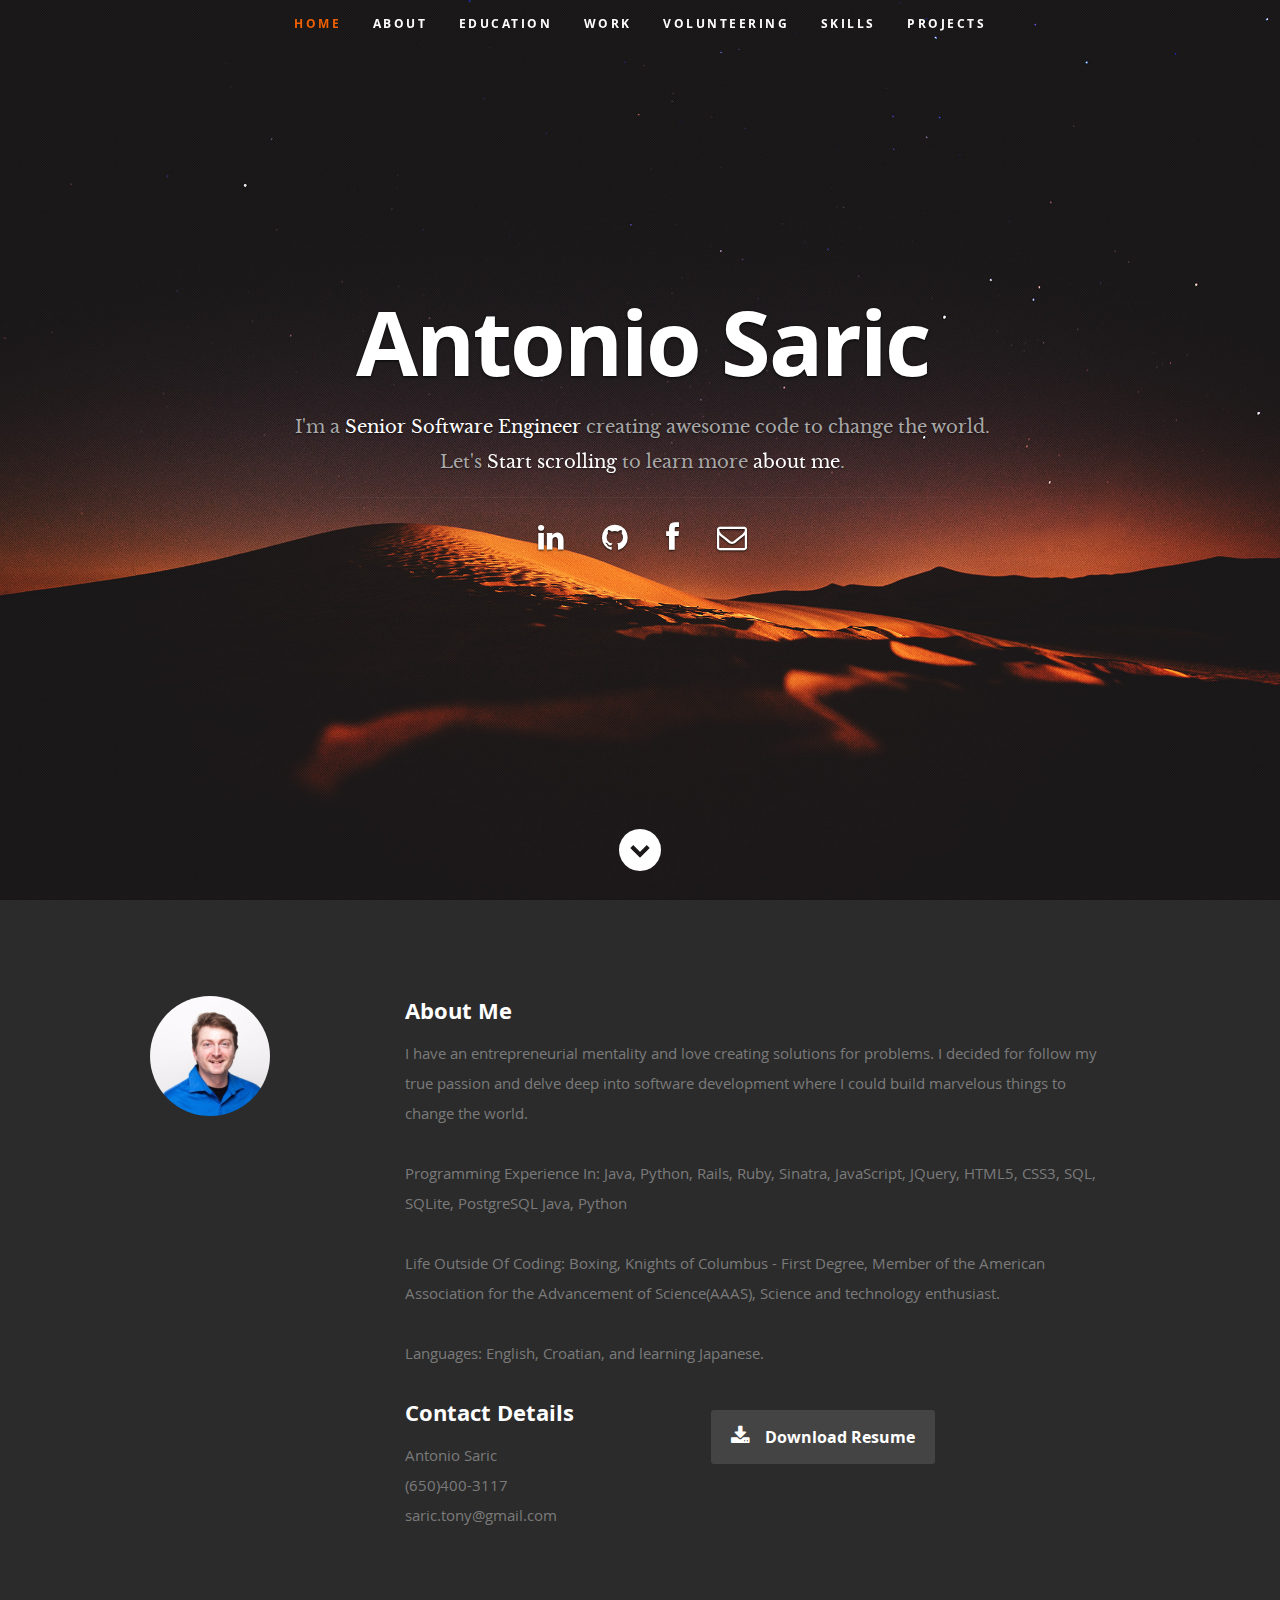
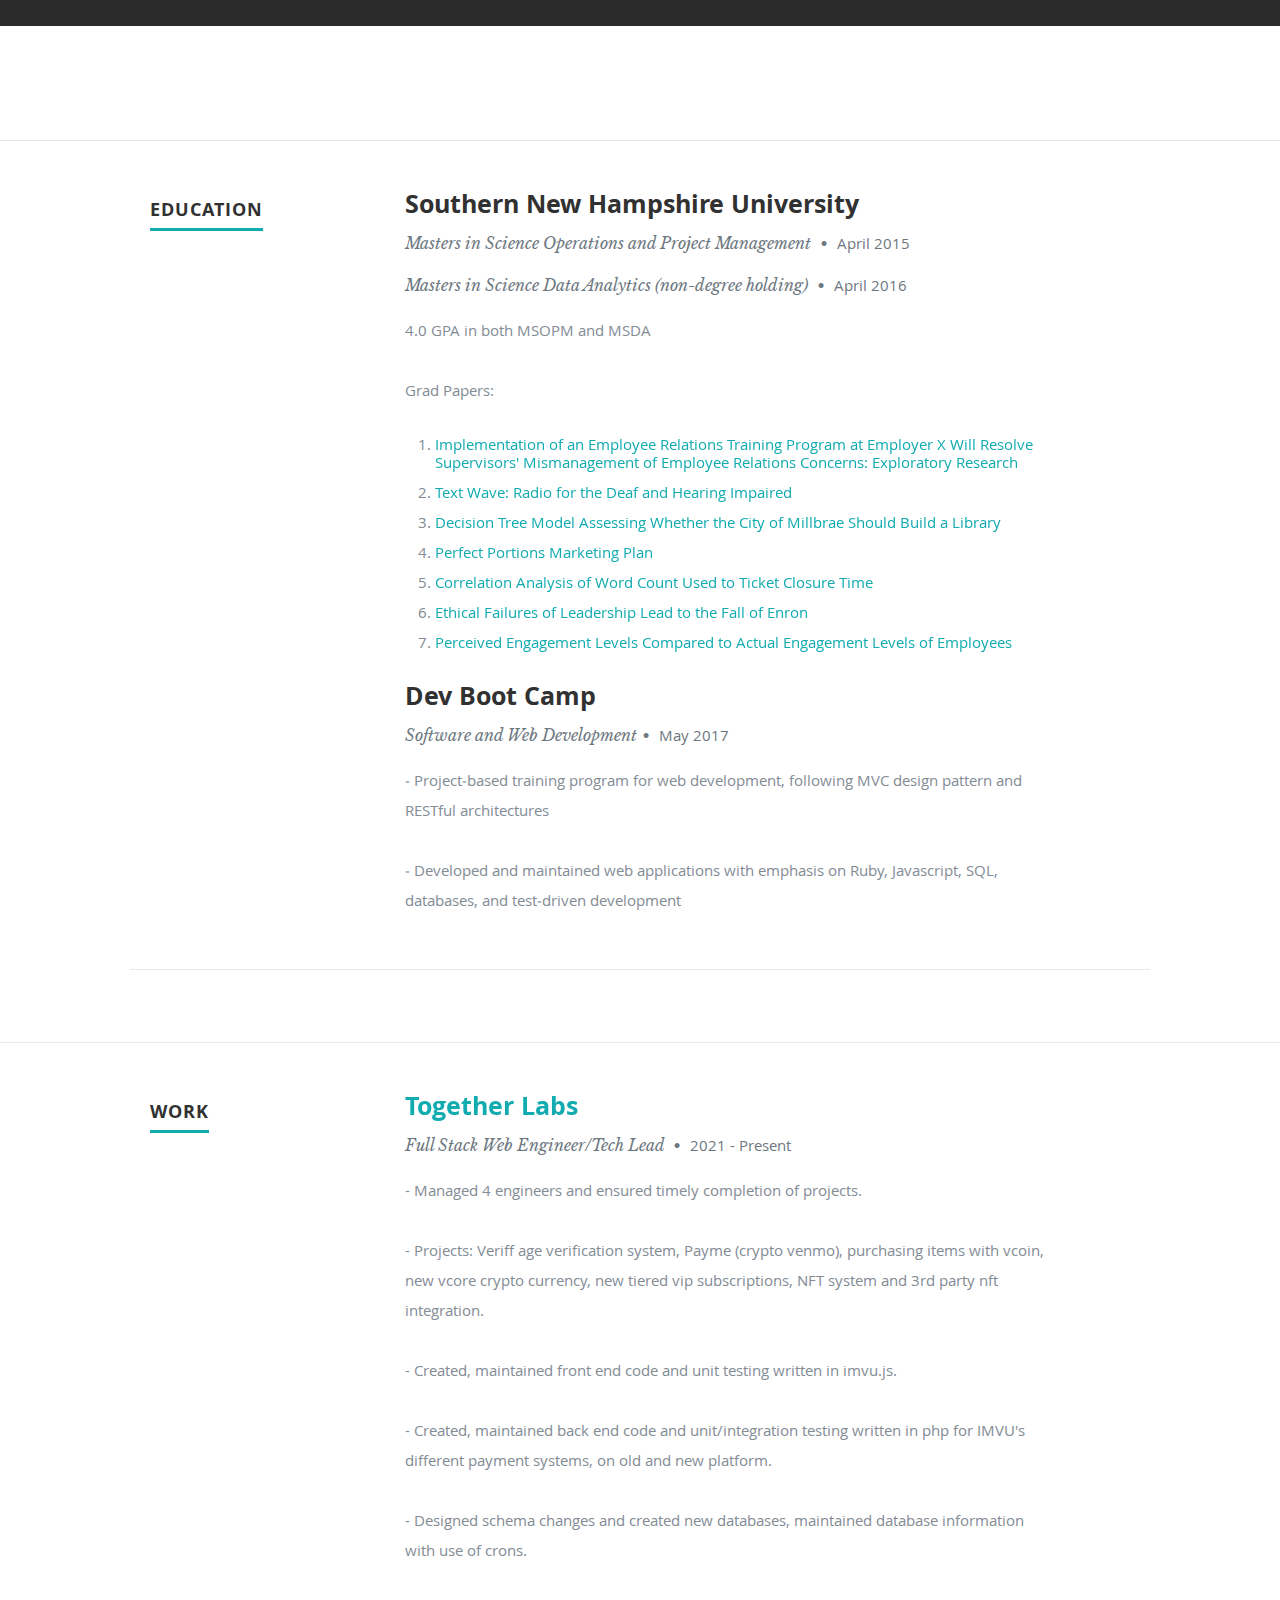
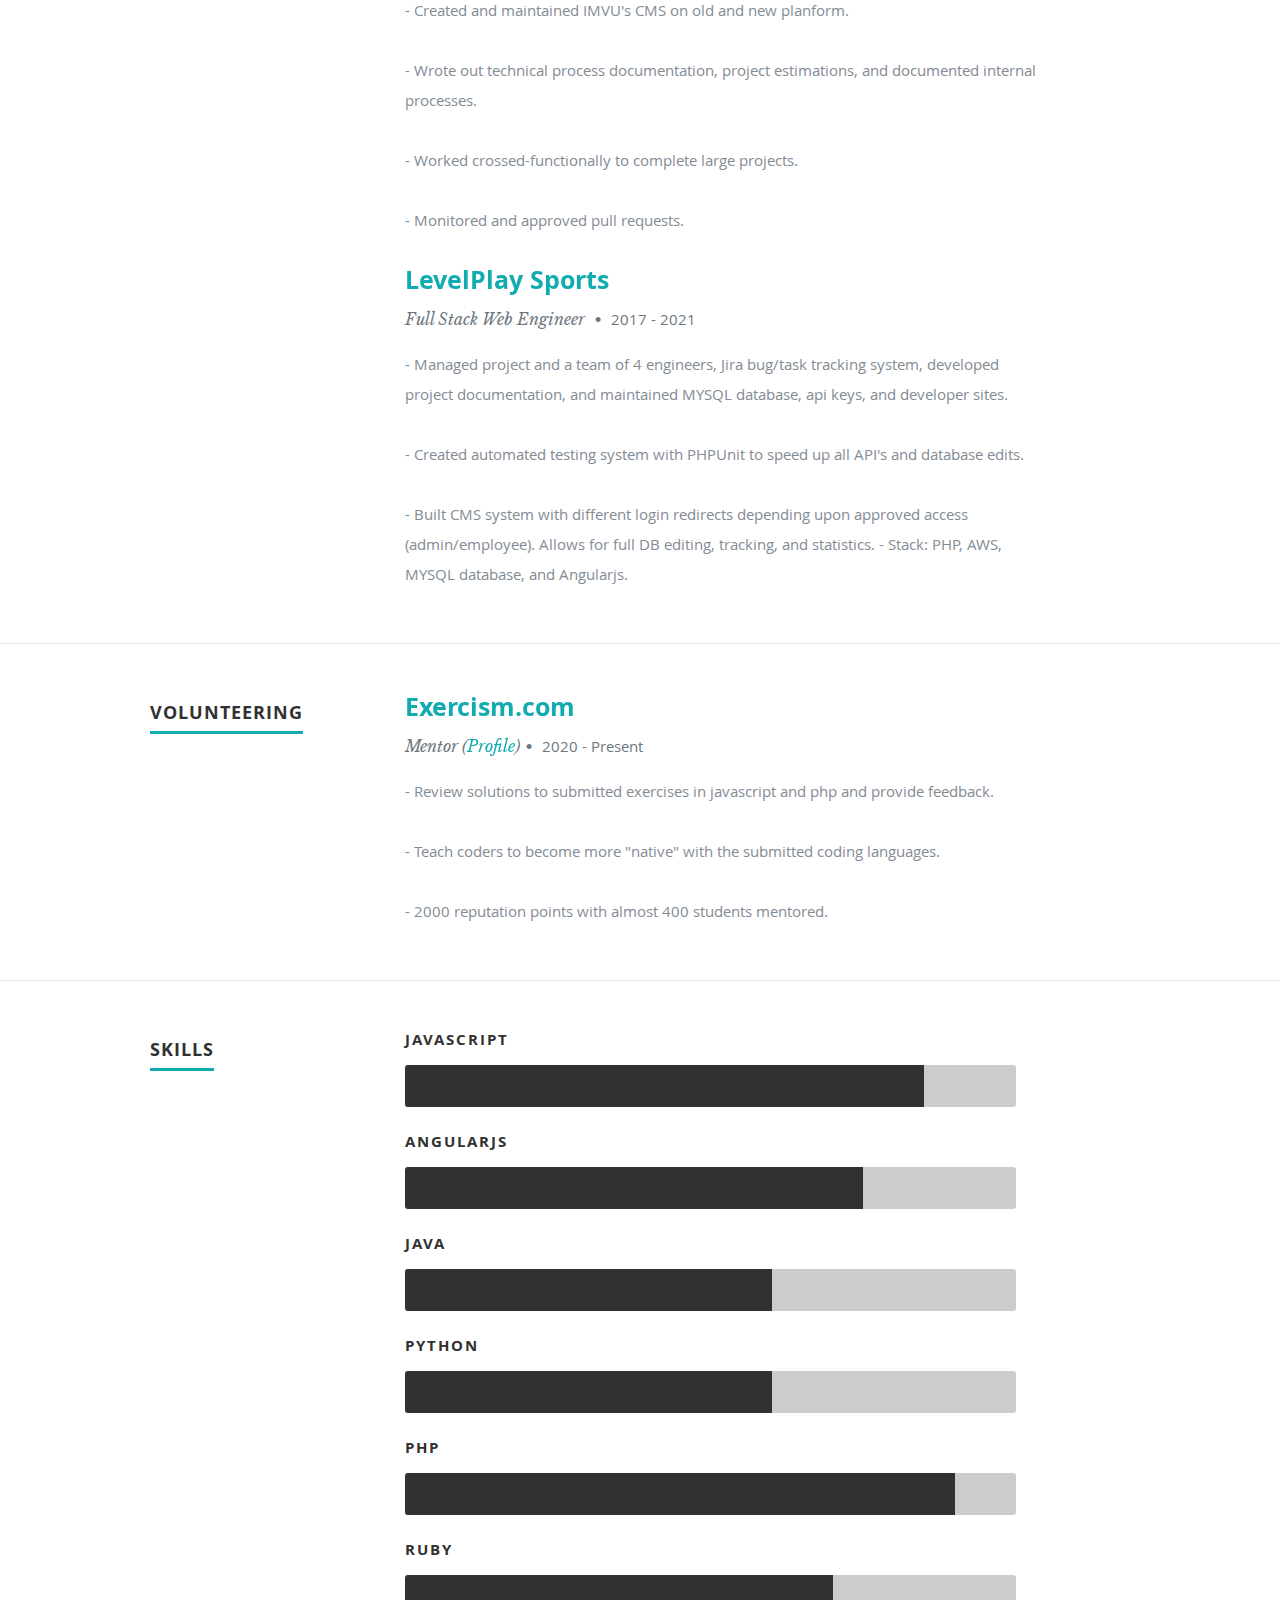
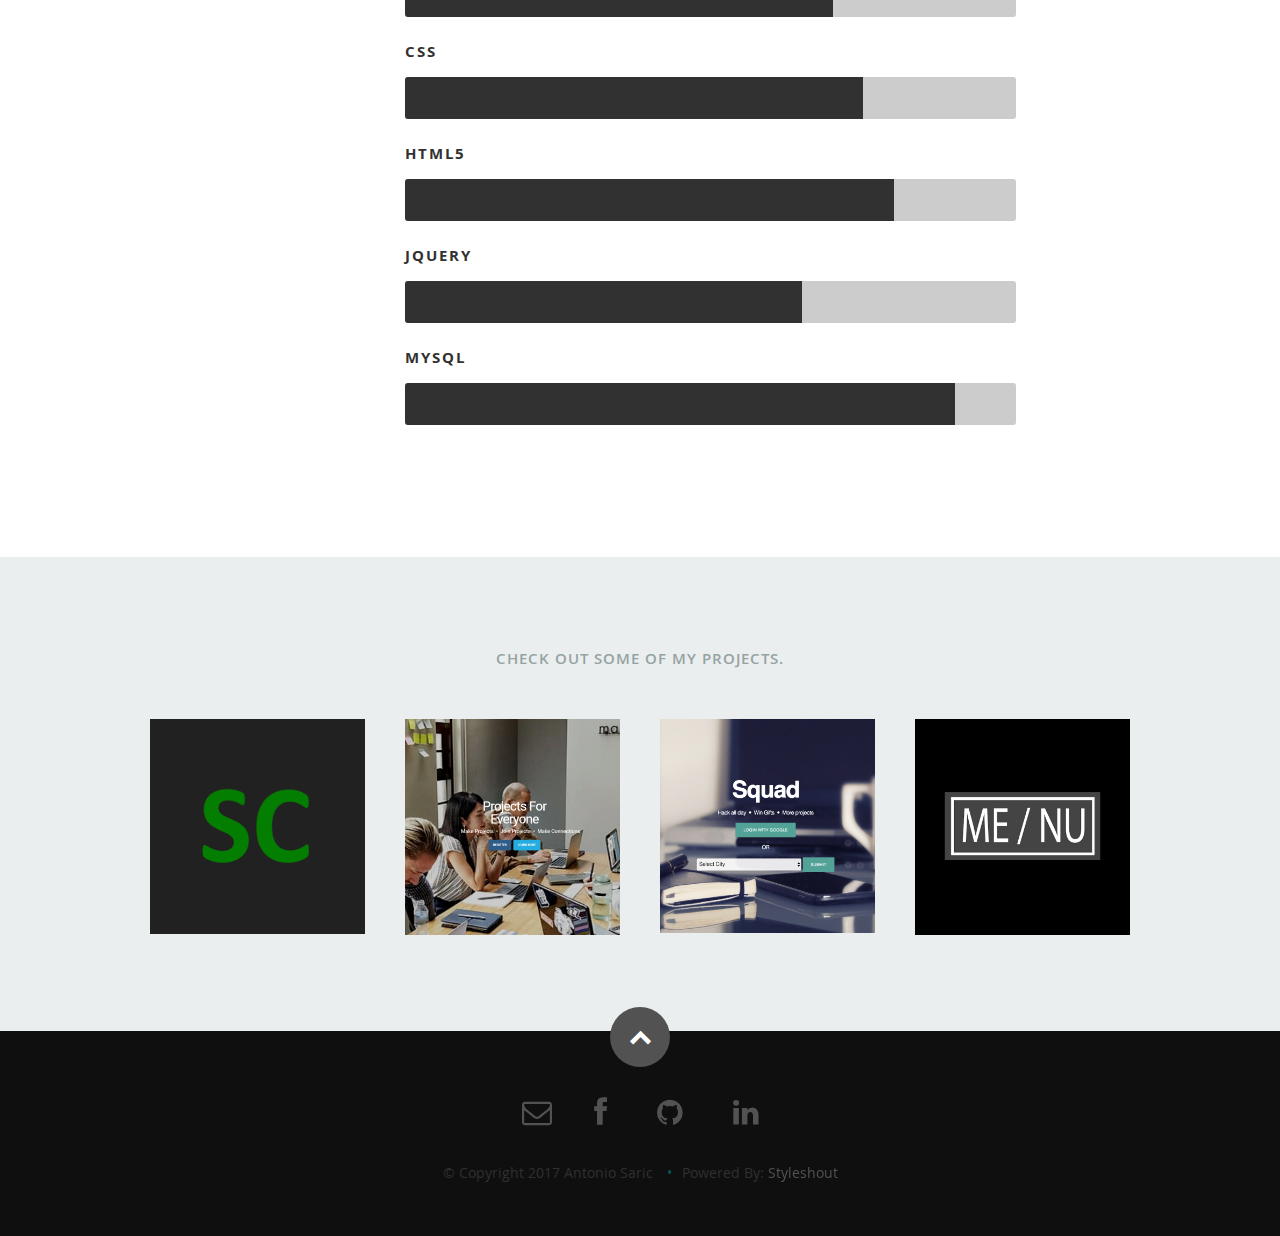
<file: index.html>
<!DOCTYPE html>
<!--[if lt IE 8 ]><html class="no-js ie ie7" lang="en"> <![endif]-->
<!--[if IE 8 ]><html class="no-js ie ie8" lang="en"> <![endif]-->
<!--[if (gte IE 8)|!(IE)]><!--><html class="no-js" lang="en"> <!--<![endif]-->
<head>

   <!--- Basic Page Needs
   ================================================== -->
   <meta charset="utf-8">
	<title>Antonio Saric</title>
	<meta name="description" content="">
	<meta name="author" content="">

   <!-- Mobile Specific Metas
   ================================================== -->
	<meta name="viewport" content="width=device-width, initial-scale=1, maximum-scale=1">

	<!-- CSS
    ================================================== -->
   <link rel="stylesheet" href="css/default.css">
	<link rel="stylesheet" href="css/layout.css">
   <link rel="stylesheet" href="css/media-queries.css">
   <link rel="stylesheet" href="css/magnific-popup.css">

   <!-- Script
   ================================================== -->
	<script src="js/modernizr.js"></script>

   <!-- Favicons
	================================================== -->
	<link rel="shortcut icon" href="favicon.png" >

</head>

<body>

   <!-- Header
   ================================================== -->
   <header id="home">

      <nav id="nav-wrap">

         <a class="mobile-btn" href="#nav-wrap" title="Show navigation">Show navigation</a>
	      <a class="mobile-btn" href="#" title="Hide navigation">Hide navigation</a>

         <ul id="nav" class="nav">
            <li class="current"><a class="smoothscroll" href="#home">Home</a></li>
            <li><a class="smoothscroll" href="#about">About</a></li>
	         <li><a class="smoothscroll" href="#education">Education</a></li>
	         <li><a class="smoothscroll" href="#work">Work</a></li>
	         <li><a class="smoothscroll" href="#volunteering">Volunteering</a></li>
	         <li><a class="smoothscroll" href="#skills">Skills</a></li>
            <li><a class="smoothscroll" href="#portfolio">Projects</a></li>
         </ul> <!-- end #nav -->

      </nav> <!-- end #nav-wrap -->

      <div class="row banner">
         <div class="banner-text">
            <h1 class="responsive-headline">Antonio Saric</h1>
            <h3>I'm a <span>Senior Software Engineer</span> creating awesome code to change the world. Let's <a class="smoothscroll" href="#about">Start scrolling</a> 
            to learn more <a class="smoothscroll" href="#about">about me</a>.</h3>
            <hr />
            <ul class="social">
               <li><a href="https://www.linkedin.com/in/tony‐saric"><i class="fa fa-linkedin"></i></a></li>
               <li><a href="https://github.com/antoniosaric"><i class="fa fa-github"></i></a></li>
               <li><a href="https://www.facebook.com/tony.saric.94"><i class="fa fa-facebook"></i></a></li>
               <li><a class="fa fa-envelope-o" aria-hidden="true" href="mailto:saric.tony@gmail.com"></a>
            </ul>
         </div>
      </div>

      <p class="scrolldown">
         <a class="smoothscroll" href="#about"><i class="icon-down-circle"></i></a>
      </p>

   </header> <!-- Header End -->


   <!-- About Section
   ================================================== -->
   <section id="about">

      <div class="row">

         <div class="three columns">

            <img class="profile-pic"  src="images/profilepic.jpg" alt="" />

         </div>

         <div class="nine columns main-col">

            <h2>About Me</h2>

            <p>
               I have an entrepreneurial mentality and love creating solutions for problems. I decided for follow my true passion and delve deep into software development where I could build marvelous things to change the world.    
            </p>
            <p>
               Programming Experience In: Java, Python, Rails, Ruby, Sinatra, JavaScript, JQuery, HTML5, CSS3, SQL, SQLite, PostgreSQL Java, Python
            </p>
            <p>
               Life Outside Of Coding: Boxing, Knights of Columbus - First Degree, Member of the American Association for the Advancement of Science(AAAS), Science and technology enthusiast. 
            </p>
            <p>
               Languages: English, Croatian, and learning Japanese.
            </p>

            <div class="row">

               <div class="columns contact-details">

                  <h2>Contact Details</h2>
                  <p class="address">
						   <span>Antonio Saric</span><br>
						   <span>(650)400-3117</span><br>
                     <span>saric.tony@gmail.com</span>
					   </p>

               </div>

               <div class="columns download">
                  <p>
                     <a href="antonio_saric_resume.pdf" class="button"><i class="fa fa-download"></i>Download Resume</a>
                  </p>
               </div>

            </div> <!-- end row -->

         </div> <!-- end .main-col -->

      </div>

   </section> <!-- About Section End-->

   <section id="resume">
      
      <!-- Education ------------------------------------------------->
      
      <section id="education"></section> <!-- Education Section Start: this is here for the navigation to go to section correctly --> 
      <div class="row education">

         <div class="three columns header-col">
            <h1><span>Education</span></h1>
         </div>

         <div class="nine columns main-col">

            <div class="row item">

               <div class="twelve columns">

                  <h3>Southern New Hampshire University</h3>
                  <p class="info">Masters in Science Operations and Project Management <span>&bull;</span> <em class="date">April 2015</em></p>
                  <p class="info">Masters in Science Data Analytics (non-degree holding) <span>&bull;</span> <em class="date">April 2016</em></p>
                  <span>4.0 GPA in both MSOPM and MSDA<span>
                  <p>
                  <p>Grad Papers:</p>
                  <div class="wrapper">
                     <ol>
                        <li><a class="fourth before after" href="https://drive.google.com/file/d/0BxxoAcQK8wFwbVNjVG9YQWtXdUU/view?usp=sharing">
                        Implementation of an Employee Relations Training Program at Employer X Will Resolve Supervisors' Mismanagement of Employee Relations Concerns: Exploratory Research
                        </a></li>   

                        <li><a class="fourth before after" href="https://drive.google.com/file/d/0BxxoAcQK8wFwaHVrSHpMc3ZGa2c/view?usp=sharing">
                        Text Wave: Radio for the Deaf and Hearing Impaired
                        </a></li>

                        <li><a class="fourth before after" href="https://drive.google.com/file/d/0BxxoAcQK8wFwRkhzUjYwWGNGTVk/view?usp=sharing">
                        Decision Tree Model Assessing Whether the City of Millbrae Should Build a Library   
                        </a></li>

                        <li><a class="fourth before after" href="https://drive.google.com/file/d/0BxxoAcQK8wFweXQzaUw1Uks0ems/view?usp=sharing">
                        Perfect Portions Marketing Plan   
                        </a></li>

                        <li><a class="fourth before after" href="https://drive.google.com/file/d/0BxxoAcQK8wFwSGdSNnlpQkVXaG8/view?usp=sharing">
                        Correlation Analysis of Word Count Used to Ticket Closure Time   
                        </a></li>

                        <li><a class="fourth before after" href="https://drive.google.com/file/d/0BxxoAcQK8wFwQzRJX2Q2R0NKRW8/view?usp=sharing">Ethical Failures of Leadership Lead to the Fall of Enron
                        </a></li>

                        <li><a class="fourth before after" href="https://drive.google.com/file/d/0BxxoAcQK8wFwRGNIQ1JQUmEtOFk/view?usp=sharing">Perceived Engagement Levels Compared to Actual Engagement Levels of Employees
                        </a></li>
                     </ol>
                  </p> 
                  </div>
               </div>

            </div> <!-- item end -->

            <div class="row item">

               <div class="twelve columns">

                  <h3>Dev Boot Camp</h3>
                  <p class="info">Software and Web Development<span>&bull;</span> <em class="date">May 2017</em></p>

                  <p>
                  ‐ Project‐based training program for web development, following MVC design pattern and RESTful architectures
                  </p>
                  <p>
                  ‐ Developed and maintained web applications with emphasis on Ruby, Javascript, SQL, databases, and test‐driven development
                  </p>

               </div>

            </div> <!-- item end -->

         </div> <!-- main-col end -->

      </div> <!-- End Education -->

      <!-- Work ----------------------------------------------- -->
      <section id="work"></section>

      <div class="row work">

         <div class="three columns header-col">
            <h1><span>Work</span></h1>
         </div>

         <div class="nine columns main-col">

            <div class="row item">

               <div class="twelve columns">

                  <h3><a href="https://togetherlabs.com/">Together Labs</a></h3>
                  <p class="info">Full Stack Web Engineer/Tech Lead <span>&bull;</span> <em class="date">2021 - Present</em></p>

                  <p>
                     - Managed 4 engineers and ensured timely completion of projects.
                  </p>
                  <p>
                     - Projects: Veriff age verification system, Payme (crypto venmo), purchasing items with vcoin, new vcore crypto currency, new tiered vip subscriptions, NFT system and 3rd party nft integration.
                  </p>
                  <p>
                     - Created, maintained front end code and unit testing written in imvu.js.
                  </p>
                  <p>
                     - Created, maintained back end code and unit/integration testing written in php for IMVU's different payment systems, on old and new platform.
                  </p>
                  <p>
                     - Designed schema changes and created new databases, maintained database information with use of crons.
                  </p>
                  <p>
                     - Created and maintained IMVU's CMS on old and new planform.
                  </p>
                  <p>
                     - Wrote out technical process documentation, project estimations, and documented internal processes.
                  </p>
                  <p>
                     - Worked crossed-functionally to complete large projects.
                  </p>
                  <p>
                     - Monitored and approved pull requests.
                  </p>
               </div>

            </div> <!-- item end -->

            <div class="row item">

               <div class="twelve columns">

                  <h3><a href="https://www.levelplaysports.com/">LevelPlay Sports</a></h3>

                  <p class="info">Full Stack Web Engineer <span>&bull;</span> <em class="date">2017 - 2021</em></p>

                  <p>
                     - Managed project and a team of 4 engineers, Jira bug/task tracking system, developed project documentation, and maintained MYSQL database, api keys, and developer sites.
                  </p>
                  <p>
                     - Created automated testing system with PHPUnit to speed up all API's and database edits.
                  </p>
                  <p>
                     - Built CMS system with different login redirects depending upon approved access (admin/employee). Allows for full DB editing, tracking, and statistics. - Stack: PHP, AWS, MYSQL database, and Angularjs.
                  </p>
               </div>

            </div> <!-- item end -->

         </div> <!-- main-col end -->

      </div> <!-- End Work -->
         
      <!-- Volunteering
      ----------------------------------------------- -->
      <section id="volunteering"></section> <!-- Volunteering Section End-->
      <div class="row work">

         <div class="three columns header-col">
            <h1><span>Volunteering</span></h1>
         </div>

         <div class="nine columns main-col">

            <div class="row item">

               <div class="twelve columns">

                  <h3><a href="https://exercism.com">Exercism.com</a></h3>
                  <p class="info">Mentor (<a href="http://tinyurl.com/uaj7jvnd">Profile</a>)<span>&bull;</span> <em class="date">2020 - Present</em> 
                  </p>

                  <p>
                     - Review solutions to submitted exercises in javascript and php and provide feedback.
                  </p>

                  <p>
                     - Teach coders to become more "native" with the submitted coding languages.
                  </p>
                  <p>
                     - 2000 reputation points with almost 400 students mentored.
                  </p>

               </div>

            </div> <!-- item end -->

         </div> <!-- main-col end -->

      </div> <!-- End Work -->

      <!-- Skills
      ----------------------------------------------- -->
      <section id="skills"></section> <!-- Skills Section End-->

         <div class="row skill">

            <div class="three columns header-col">
               <h1><span>Skills</span></h1>
            </div>

            <div class="nine columns main-col">

               <div class="bars">

                  <ul class="skills">
                     <li><span class="bar-expand javascript"></span><em>Javascript</em></li>
                     <li><span class="bar-expand angularjs"></span><em>AngularJs</em></li>
                     <li><span class="bar-expand java"></span><em>Java</em></li>
                     <li><span class="bar-expand python"></span><em>Python</em></li>
                     <li><span class="bar-expand php"></span><em>PHP</em></li>
                     <li><span class="bar-expand ruby"></span><em>Ruby</em></li>
                     <li><span class="bar-expand css"></span><em>CSS</em></li>
                     <li><span class="bar-expand html5"></span><em>HTML5</em></li>
                     <li><span class="bar-expand jquery"></span><em>jQuery</em></li>
                     <li><span class="bar-expand mysql"></span><em>MySql</em></li>
                  </ul>

               </div><!-- end skill-bars -->

            </div> <!-- main-col end -->

         </div> <!-- End skills -->

      
      
   </section> <!-- Resume Section End-->

   <!-- Portfolio Section
   ================================================== -->
   <section id="portfolio">

      <div class="row">

         <div class="twelve columns collapsed">

            <h1>Check Out Some of My Projects.</h1>

            <!-- portfolio-wrapper -->
            <div id="portfolio-wrapper" class="bgrid-quarters s-bgrid-thirds cf">
               <div class="columns portfolio-item">
                  <div class="item-wrap">
                     <a href="#modal-01" title="">
                        <img alt="" src="images/portfolio/minisalary.jpg">
                        <div class="overlay">
                           <div class="portfolio-item-meta">
          					      <h5>Salary Counter</h5>
                              <p>
                                 <ul>
                                    <li>Java</li>
                                    <li>ChatGpt</li>
                                    <li>Live</li>
                                 </ul>
                              </p>
          					   </div>
                        </div>
                        <div class="link-icon"><i class="icon-plus"></i></div>
                     </a>
                  </div>
          		</div> <!-- item end -->

                <div class="columns portfolio-item">
                  <div class="item-wrap">
                     <a href="#modal-02" title="">
                        <img alt="" src="images/portfolio/miniideify.jpg">
                        <div class="overlay">
                           <div class="portfolio-item-meta">
                              <h5>IdeifyHub</h5>
                              <p>
                                 <ul>
                                    <li>Angular 8</li>
                                    <li>PHP</li>
                                    <li>Cloudinary</li>
                                    <li>In Development</li>
                                 </ul>                                 
                              </p>
                           </div>
                        </div>
                        <div class="link-icon"><i class="icon-plus"></i></div>
                     </a>

                  </div>
               </div> <!-- item end -->

               <div class="columns portfolio-item">
                  <div class="item-wrap">
                     <a href="#modal-03" title="">
                        <img alt="" src="images/portfolio/minisquad.jpg">
                        <div class="overlay">
                           <div class="portfolio-item-meta">
                              <h5>Squad</h5>
                              <p>
                                 <ul>
                                    <li>In Development</li>
                                    <li>Ruby on Rails</li>
                                    <li>React/Javascript</li>
                                    <li>Oauth2 api</li>
                                    <li>EventBrite api</li>
                                 </ul>
                              </p>
                           </div>
                        </div>
                        <div class="link-icon"><i class="icon-plus"></i></div>
                     </a>
                  </div>
               </div> <!-- item end -->


               <div class="columns portfolio-item">
                  <div class="item-wrap">
                     <a href="#modal-04" title="">
                        <img alt="" src="images/portfolio/minime.jpg">
                        <div class="overlay">
                           <div class="portfolio-item-meta">
                              <h5>ME/NU</h5>
                              <p>
                                 <ul>
                                    <li>In Development</li>
                                    <li>Ruby on Rails</li>
                                    <li>Javascript</li>
                                 </ul>                                 
                              </p>
                           </div>
                        </div>
                        <div class="link-icon"><i class="icon-plus"></i></div>
                     </a>
                  </div>
               </div> <!-- item end -->
            </div> <!-- portfolio-wrapper end -->
         </div> <!-- twelve columns end -->

         <!-- Modal Popup
	      --------------------------------------------------------------- -->

         <div id="modal-01" class="popup-modal mfp-hide">

            <img class="scale-with-grid" src="images/portfolio/modals/salary.jpg" alt="" />

            <div class="description-box">
               <h4>Salary Counter</h4>
               <p>Income tracker. Salary counter was build exclusively with ChatGpt. All debugging questions went through the AI.</p>
            </div>

            <div class="link-box">
               <a href="http://tinyurl.com/bd6ymcx">Website</a> /
               <a href="https://tinyurl.com/mvsbddc4">Medium.com Article</a>
               <a class="popup-modal-dismiss">Close</a>
            </div>

         </div><!-- modal-01 End -->

         <div id="modal-02" class="popup-modal mfp-hide">

		      <img class="scale-with-grid" src="images/portfolio/modals/ideify.jpg" alt="" />

		      <div class="description-box">
			      <h4>IdeifyHub</h4>
			      <p>IdeifyHub is a platform to connect ideas and skills to spark innovation and change the world. It is built on a PHP backend, MySql database, Angular 8, Cloudinary for image storage, and hosted on Bluehost.</p>
		      </div>

            <div class="link-box">
               <a href="http://ideifyhub.com/">Website</a> /
               <a href="http://tinyurl.com/5b47v67b">Images</a>
               <a class="popup-modal-dismiss">Close</a>
            </div>

         </div><!-- modal-02 End -->

         <div id="modal-03" class="popup-modal mfp-hide">

		      <img class="scale-with-grid" src="images/portfolio/modals/squad.jpg" alt="" />

		      <div class="description-box">
			      <h4>Squad</h4>
			      <p>Squad was developed during the Dev Boot Camp hackathon and was intended to help organize and increase student hackathon participation. The web app utilizes the EventBrite api to locate hackathons near each Dev Boot Camp location. A registered user can click on a hackathon and start a "team", where other users can join. This project is still in development. Role: Full Stack Developer.</p>
		      </div>

            <div class="link-box">
               <a href="https://dbcsquadapp.herokuapp.com/">Website</a> /
               <a href="https://github.com/iand11/squad">GitHub</a>
               <a class="popup-modal-dismiss">Close</a>
            </div>

         </div><!-- modal-03 End -->

         <div id="modal-04" class="popup-modal mfp-hide">

		      <img class="scale-with-grid" src="images/portfolio/modals/me.jpg" alt="" />

		      <div class="description-box">
			      <h4>ME/NU</h4>
			      <p>ME/NU is a web app for a restaurant, which crowd sources recipes and populates a new menu weekly based on highest user upvotes. This project is still in Development. Role: Full Stack Developer.</p>
		      </div>

            <div class="link-box">
               <a href="https://me-nuapp.herokuapp.com/">Website</a> /
               <a href="https://github.com/setthecontrols/client-project-3maab">GitHub</a>
		         <a class="popup-modal-dismiss">Close</a>
            </div>

	      </div><!-- modal-04 End -->

      </div> <!-- row End -->

   </section>

   <!-- footer
   ================================================== -->
   <footer>

      <div class="row">

         <div class="twelve columns">

            <ul class="social-links">
               <li><a class="fa fa-envelope-o" aria-hidden="true" href="mailto:saric.tony@gmail.com"></a>
               <li><a href="https://www.facebook.com/tony.saric.94"><i class="fa fa-facebook"></i></a></li>
               <li><a href="https://github.com/antoniosaric"><i class="fa fa-github"></i></a></li>
               <li><a href="https://www.linkedin.com/in/tony-saric/"><i class="fa fa-linkedin"></i></a></li>

            </ul>

            <ul class="copyright">
               <li>&copy; Copyright 2017 Antonio Saric</li>
               <li>Powered By:<a title="Styleshout" href="http://www.styleshout.com/"> Styleshout</a></li>   
            </ul>

         </div>

         <div id="go-top"><a class="smoothscroll" title="Back to Top" href="#home"><i class="icon-up-open"></i></a></div>

      </div>
   </footer>

   <!-- Java Script
   ================================================== -->
   <script src="http://ajax.googleapis.com/ajax/libs/jquery/1.10.2/jquery.min.js"></script>
   <script>window.jQuery || document.write('<script src="js/jquery-1.10.2.min.js"><\/script>')</script>
   <script type="text/javascript" src="js/jquery-migrate-1.2.1.min.js"></script>

   <script src="js/jquery.flexslider.js"></script>
   <script src="js/waypoints.js"></script>
   <script src="js/jquery.fittext.js"></script>
   <script src="js/magnific-popup.js"></script>
   <script src="js/init.js"></script>

</body>

</html>
</file>
<file: css/default.css>
/*
=====================================================================
*   Ceevee v1.0 Default Stylesheet
*   url: styleshout.com
*   03-17-2014
=====================================================================

TOC:
a. Webfonts and Icon fonts
b. Reset
c. Default Styles
   1. Basic
   2. Typography
   3. Links
   4. Images
   5. Buttons
   6. Forms
d. Grid
e. Others
   1. Clearing
   2. Misc

=====================================================================  */

/* ------------------------------------------------------------------ */
/* a. Webfonts and Icon fonts
 ------------------------------------------------------------------ */

@import url("fonts.css");
@import url("fontello/css/fontello.css");
@import url("font-awesome/css/font-awesome.min.css");
@import url(http://fonts.googleapis.com/css?family=Open+Sans);


/* ------------------------------------------------------------------
/* b. Reset
      Adapted from:
      Normalize.css - https://github.com/necolas/normalize.css/
      HTML5 Doctor Reset - html5doctor.com/html-5-reset-stylesheet/
/* ------------------------------------------------------------------ */

html, body, div, span, object, iframe,
h1, h2, h3, h4, h5, h6, p, blockquote, pre,
abbr, address, cite, code,
del, dfn, em, img, ins, kbd, q, samp,
small, strong, sub, sup, var,
b, i,
dl, dt, dd, ol, ul, li,
fieldset, form, label, legend,
table, caption, tbody, tfoot, thead, tr, th, td,
article, aside, canvas, details, figcaption, figure,
footer, header, hgroup, menu, nav, section, summary,
time, mark, audio, video {
   margin: 0;
   padding: 0;
   border: 0;
   outline: 0;
   font-size: 100%;
   vertical-align: baseline;
   background: transparent;
}

article,aside,details,figcaption,figure,
footer,header,hgroup,menu,nav,section {
   display: block;
}

audio,
canvas,
video {
   display: inline-block;
}

audio:not([controls]) {
   display: none;
   height: 0;
}

[hidden] { display: none; }

code, kbd, pre, samp {
   font-family: monospace, serif;
   font-size: 1em;
}

pre {
   white-space: pre;
   white-space: pre-wrap;
   word-wrap: break-word;
}

blockquote, q { quotes: &#8220 &#8220; }

blockquote:before, blockquote:after,
q:before, q:after {
   content: '';
   content: none;
}

ins {
   background-color: #ff9;
   color: #000;
   text-decoration: none;
}

mark {
   background-color: #A7F4F6;
   color: #555;
}

del { text-decoration: line-through; }

abbr[title], dfn[title] {
   border-bottom: 1px dotted;
   cursor: help;
}

table {
   border-collapse: collapse;
   border-spacing: 0;
}


/* ------------------------------------------------------------------ */
/* c. Default and Basic Styles
      Adapted from:
      Skeleton CSS Framework - http://www.getskeleton.com/
      Typeplate Typographic Starter Kit - http://typeplate.com/
/* ------------------------------------------------------------------ */

/*  1. Basic  ------------------------------------------------------- */

*,
*:before,
*:after {
   -moz-box-sizing: border-box;
   -webkit-box-sizing: border-box;
   box-sizing: border-box;
}

html {
   font-size: 62.5%;
   -webkit-font-smoothing: antialiased;
}

body {
   background: #fff;
   font-family: 'opensans-regular', sans-serif;
   font-weight: normal;
   font-size: 15px;
   line-height: 30px;
	color: #838C95;

   -webkit-font-smoothing: antialiased; /* Fix for webkit rendering */
	-webkit-text-size-adjust: 100%;
}

/*  2. Typography
       Vertical rhythm with leading derived from 6
--------------------------------------------------------------------- */

h1, h2, h3, h4, h5, h6 {
   color: #313131;
	font-family: 'opensans-bold', sans-serif;
   font-weight: normal;
}
h1 a, h2 a, h3 a, h4 a, h5 a, h6 a { font-weight: inherit; }
h1 { font-size: 38px; line-height: 42px; margin-bottom: 12px; letter-spacing: -1px; }
h2 { font-size: 28px; line-height: 36px; margin-bottom: 6px; }
h3 { font-size: 22px; line-height: 30px; margin-bottom: 12px; }
h4 { font-size: 20px; line-height: 30px; margin-bottom: 6px; }
h5 { font-size: 18px; line-height: 30px; }
h6 { font-size: 14px; line-height: 30px; }
.subheader { }

p { margin: 0 0 30px 0; }
p img { margin: 0; }
p.lead {
   font: 19px/36px 'opensans-light', sans-serif;
   margin-bottom: 18px;
}

/* for 'em' and 'strong' tags, font-size and line-height should be same with
the body tag due to rendering problems in some browsers */
em { font: 15px/30px 'opensans-italic', sans-serif; }
strong, b { font: 15px/30px 'opensans-bold', sans-serif; }
small { font-size: 11px; line-height: inherit; }

/*	Blockquotes */
blockquote {
   margin: 30px 0px;
   padding-left: 40px;
   position: relative;
}
blockquote:before {
   content: "\201C";
   opacity: 0.45;
   font-size: 80px;
   line-height: 0px;
   margin: 0;
   font-family: arial, sans-serif;

   position: absolute;
   top:  30px;
	left: 0;
}
blockquote p {
   font-family: 'librebaskerville-italic', serif;
   padding: 0;
   font-size: 18px;
   line-height: 36px;
}
blockquote cite {
   display: block;
   font-size: 12px;
   font-style: normal;
   line-height: 18px;
}
blockquote cite:before { content: "\2014 \0020"; }
blockquote cite a,
blockquote cite a:visited { color: #8B9798; border: none }

/* ---------------------------------------------------------------------
/*  Pull Quotes Markup
/*
    <aside class="pull-quote">
		<blockquote>
			<p></p>
		</blockquote>
	 </aside>
/*
/* --------------------------------------------------------------------- */
.pull-quote {
   position: relative;
	padding: 18px 30px 18px 0px;
}
.pull-quote:before,
.pull-quote:after {
	height: 1em;
	opacity: 0.45;
	position: absolute;
	font-size: 80px;
   font-family: Arial, Sans-Serif;
}
.pull-quote:before {
	content: "\201C";
	top:  33px;
	left: 0;
}
.pull-quote:after {
	content: '\201D';
	bottom: -33px;
	right: 0;
}
.pull-quote blockquote {
   margin: 0;
}
.pull-quote blockquote:before {
   content: none;
}

/* Abbreviations */
abbr {
   font-family: 'opensans-bold', sans-serif;
	font-variant: small-caps;
	text-transform: lowercase;
   letter-spacing: .5px;
	color: gray;
}
abbr:hover { cursor: help; }

/* drop cap */
.drop-cap:first-letter {
	float: left;
	margin: 0;
	padding: 14px 6px 0 0;
	font-size: 84px;
	font-family: /* Copperplate */ 'opensans-bold', sans-serif;
   line-height: 60px;
	text-indent: 0;
	background: transparent;
	color: inherit;
}

hr { border: solid #E3E3E3; border-width: 1px 0 0; clear: both; margin: 11px 0 30px; height: 0; }


/*  3. Links  ------------------------------------------------------- */

a, a:visited {
   text-decoration: none;
   outline: 0;
   color: #11ABB0;

   -webkit-transition: color .3s ease-in-out;
   -moz-transition: color .3s ease-in-out;
   -o-transition: color .3s ease-in-out;
   transition: color .3s ease-in-out;
}
a:hover, a:focus { color: #313131; }
p a, p a:visited { line-height: inherit; }


/*  4. List  --------------------------------------------------------- */

ul, ol { margin-bottom: 24px; margin-top: 12px; }
ul { list-style: none outside; }
ol { list-style: decimal; }
ol, ul.square, ul.circle, ul.disc { margin-left: 30px; }
ul.square { list-style: square outside; }
ul.circle { list-style: circle outside; }
ul.disc { list-style: disc outside; }
ul ul, ul ol,
ol ol, ol ul { margin: 6px 0 6px 30px; }
ul ul li, ul ol li,
ol ol li, ol ul li { margin-bottom: 6px; }
li { line-height: 18px; margin-bottom: 12px; }
ul.large li { }
li p { }

/* ---------------------------------------------------------------------
/*  Stats Tab Markup

    <ul class="stats-tabs">
		<li><a href="#">[value]<b>[name]</b></a></li>
	 </ul>

    Extend this object into your markup.
/*
/* --------------------------------------------------------------------- */
.stats-tabs {
   padding: 0;
   margin: 24px 0;
}
.stats-tabs li {
	display: inline-block;
	margin: 0 10px 18px 0;
	padding: 0 10px 0 0;
	border-right: 1px solid #ccc;
}
.stats-tabs li:last-child {
	margin: 0;
	padding: 0;
	border: none;
}
.stats-tabs li a {
	display: inline-block;
	font-size: 22px;
	font-family: 'opensans-bold', sans-serif;
   border: none;
   color: #313131;
}
.stats-tabs li a:hover {
   color:#11ABB0;
}
.stats-tabs li a b {
	display: block;
	margin: 6px 0 0 0;
	font-size: 13px;
	font-family: 'opensans-regular', sans-serif;
   color: #8B9798;
}

/* definition list */
dl { margin: 12px 0; }
dt { margin: 0; color:#11ABB0; }
dd { margin: 0 0 0 20px; }

/* Lining Definition Style Markup */
.lining dt,
.lining dd {
	display: inline;
	margin: 0;
}
.lining dt + dt:before,
.lining dd + dt:before {
	content: "\A";
	white-space: pre;
}
.lining dd + dd:before {
	content: ", ";
}
.lining dd:before {
	content: ": ";
	margin-left: -0.2em;
}

/* Dictionary Definition Style Markup */
.dictionary-style dt {
	display: inline;
	counter-reset: definitions;
}
.dictionary-style dt + dt:before {
	content: ", ";
	margin-left: -0.2em;
}
.dictionary-style dd {
	display: block;
	counter-increment: definitions;
}
.dictionary-style dd:before {
	content: counter(definitions, decimal) ". ";
}

/* Pagination */
.pagination {
   margin: 36px auto;
   text-align: center;
}
.pagination ul li {
   display: inline-block;
   margin: 0;
   padding: 0;
}
.pagination .page-numbers {
   font: 15px/18px 'opensans-bold', sans-serif;
   display: inline-block;
   padding: 6px 10px;
   margin-right: 3px;
   margin-bottom: 6px;
	color: #6E757C;
	background-color: #E6E8EB;

	-webkit-transition: all 200ms ease-in-out;
	-moz-transition: all 200ms ease-in-out;
	-o-transition: all 200ms ease-in-out;
	-ms-transition: all 200ms ease-in-out;
	transition: all 200ms ease-in-out;

   -moz-border-radius: 3px;
   -webkit-border-radius: 3px;
   -khtml-border-radius: 3px;
	border-radius: 3px;
}
.pagination .page-numbers:hover {
   background: #838A91;
   color: #fff;
}
.pagination .current,
.pagination .current:hover {
   background-color: #11ABB0;
   color: #fff;
}
.pagination .inactive,
.pagination .inactive:hover {
   background-color: #E6E8EB;
	color: #A9ADB2;
}
.pagination .prev, .pagination .next {}

/*  5. Images  --------------------------------------------------------- */

img {
   max-width: 100%;
   height: auto;
}
img.pull-right { margin: 12px 0px 0px 18px; }
img.pull-left { margin: 12px 18px 0px 0px; }

/*  6. Buttons  --------------------------------------------------------- */

.button,
.button:visited,
button,
input[type="submit"],
input[type="reset"],
input[type="button"] {
   font: 16px/30px 'opensans-bold', sans-serif;
   background: #11ABB0;
   display: inline-block;
	text-decoration: none;
   letter-spacing: 0;
   color: #fff;
	padding: 12px 20px;
	margin-bottom: 18px;
   border: none;
   cursor: pointer;
   height: auto;

   -webkit-transition: all .2s ease-in-out;
	-moz-transition: all .2s ease-in-out;
	-o-transition: all .2s ease-in-out;
	-ms-transition: all .2s ease-in-out;
	transition: all .2s ease-in-out;

   -moz-border-radius: 3px;
   -webkit-border-radius: 3px;
   -khtml-border-radius: 3px;
   border-radius: 3px;
}

.button:hover,
button:hover,
input[type="submit"]:hover,
input[type="reset"]:hover,
input[type="button"]:hover {
   background: #3d4145;
   color: #fff;
}

.button:active,
button:active,
input[type="submit"]:active,
input[type="reset"]:active,
input[type="button"]:active {
   background: #3d4145;
   color: #fff;
}

.button.full-width,
button.full-width,
input[type="submit"].full-width,
input[type="reset"].full-width,
input[type="button"].full-width {
	width: 100%;
	padding-left: 0 !important;
	padding-right: 0 !important;
	text-align: center;
}

/* Fix for odd Mozilla border & padding issues */
button::-moz-focus-inner,
input::-moz-focus-inner {
    border: 0;
    padding: 0;
}


/*  7. Forms  --------------------------------------------------------- */

form { margin-bottom: 24px; }
fieldset { margin-bottom: 24px; }

input[type="text"],
input[type="password"],
input[type="email"],
textarea,
select {
   display: block;
   padding: 18px 15px;
   margin: 0 0 24px 0;
   border: 0;
   outline: none;
   vertical-align: middle;
   min-width: 225px;
	max-width: 100%;
   font-size: 15px;
   line-height: 24px;
	color: #647373;
	background: #D3D9D9;

}

/* select { padding: 0;
   width: 220px;
   } */

input[type="text"]:focus,
input[type="password"]:focus,
input[type="email"]:focus,
textarea:focus {
   color: #B3B7BC;
	background-color: #3d4145;
}

textarea { min-height: 220px; }

label,
legend {
   font: 16px/24px 'opensans-bold', sans-serif;
	margin: 12px 0;
   color: #3d4145;
   display: block;
}
label span,
legend span {
	color: #8B9798;
   font: 14px/24px 'opensans-regular', sans-serif;
}

input[type="checkbox"],
input[type="radio"] {
    font-size: 15px;
    color: #737373;
}

input[type="checkbox"] { display: inline; }

/* ------------------------------------------------------------------ */
/* d. Grid
---------------------------------------------------------------------
   gutter = 40px.
/* ------------------------------------------------------------------ */

/* default
--------------------------------------------------------------- */
.row {
   width: 96%;
   max-width: 1020px;
   margin: 0 auto;
}
/* fixed width for IE8 */
.ie .row { width: 1000px ; }

.narrow .row { max-width: 980px; }

.row .row { width: auto; max-width: none; margin: 0 -20px; }

/* row clearing */
.row:before,
.row:after {
    content: " ";
    display: table;
}
.row:after {
    clear: both;
}

.column, .columns {
   position: relative;
   padding: 0 20px;
   min-height: 1px;
   float: left;
}
.column.centered, .columns.centered  {
    float: none;
    margin: 0 auto;
}

/* removed gutters */
.row.collapsed > .column,
.row.collapsed > .columns,
.column.collapsed, .columns.collapsed  { padding: 0; }

[class*="column"] + [class*="column"]:last-child { float: right; }
[class*="column"] + [class*="column"].end { float: right; }

/* column widths */
.row .one         { width: 8.33333%; }
.row .two         { width: 16.66667%; }
.row .three       { width: 25%; }
.row .four        { width: 33.33333%; }
.row .five        { width: 41.66667%; }
.row .six         { width: 50%; }
.row .seven       { width: 58.33333%; }
.row .eight       { width: 66.66667%; }
.row .nine        { width: 75%; }
.row .ten         { width: 83.33333%; }
.row .eleven      { width: 91.66667%; }
.row .twelve      { width: 100%; }

/* Offsets */
.row .offset-1    { margin-left: 8.33333%; }
.row .offset-2    { margin-left: 16.66667%; }
.row .offset-3    { margin-left: 25%; }
.row .offset-4    { margin-left: 33.33333%; }
.row .offset-5    { margin-left: 41.66667%; }
.row .offset-6    { margin-left: 50%; }
.row .offset-7    { margin-left: 58.33333%; }
.row .offset-8    { margin-left: 66.66667%; }
.row .offset-9    { margin-left: 75%; }
.row .offset-10   { margin-left: 83.33333%; }
.row .offset-11   { margin-left: 91.66667%; }

/* Push/Pull */
.row .push-1      { left: 8.33333%; }
.row .pull-1      { right: 8.33333%; }
.row .push-2      { left: 16.66667%; 	}
.row .pull-2      { right: 16.66667%; }
.row .push-3      { left: 25%; }
.row .pull-3      { right: 25%;	}
.row .push-4      { left: 33.33333%; }
.row .pull-4      { right: 33.33333%; }
.row .push-5      { left: 41.66667%; }
.row .pull-5      { right: 41.66667%; }
.row .push-6      { left: 50%; }
.row .pull-6      { right: 50%; }
.row .push-7      { left: 58.33333%; }
.row .pull-7      { right: 58.33333%; }
.row .push-8      { left: 66.66667%; 	}
.row .pull-8      { right: 66.66667%; }
.row .push-9      { left: 75%; }
.row .pull-9      { right: 75%; }
.row .push-10     { left: 83.33333%; }
.row .pull-10     { right: 83.33333%; }
.row .push-11     { left: 91.66667%; }
.row .pull-11     { right: 91.66667%; }

/* block grids
--------------------------------------------------------------------- */
.bgrid-sixths [class*="column"]   { width: 16.66667%; }
.bgrid-quarters [class*="column"] { width: 25%; }
.bgrid-thirds [class*="column"]   { width: 33.33333%; }
.bgrid-halves [class*="column"]   { width: 50%; }

[class*="bgrid"] [class*="column"] + [class*="column"]:last-child { float: left; }

/* Left clearing for block grid columns - columns that changes width in
different screen sizes. Allows columns with different heights to align
properly.
--------------------------------------------------------------------- */
.first { clear: left; }   /* first column in default screen */
.s-first { clear: none; } /* first column in smaller screens */

/* smaller screens
--------------------------------------------------------------- */
@media only screen and (max-width: 900px) {

   /* block grids on small screens */
   .s-bgrid-sixths [class*="column"]   { width: 16.66667%; }
   .s-bgrid-quarters [class*="column"] { width: 25%; }
   .s-bgrid-thirds [class*="column"]   { width: 33.33333%; }
   .s-bgrid-halves [class*="column"]   { width: 50%; }

   /* block grids left clearing */
   .first { clear: none; }
   .s-first { clear: left; }

}

/* mobile wide/smaller tablets
--------------------------------------------------------------- */
@media only screen and (max-width: 767px) {

   .row {
      width: 460px;
      margin: 0 auto;
      padding: 0;
   }
   .column, .columns {
      width: auto !important;
      float: none;
      margin-left: 0;
      margin-right: 0;
      padding: 0 30px;
   }
   .row .row { width: auto; max-width: none; margin: 0 -30px; }

   [class*="column"] + [class*="column"]:last-child { float: none; }
   [class*="bgrid"] [class*="column"] + [class*="column"]:last-child { float: none; }

   /* Offsets */
   .row .offset-1    { margin-left: 0%; }
   .row .offset-2    { margin-left: 0%; }
   .row .offset-3    { margin-left: 0%; }
   .row .offset-4    { margin-left: 0%; }
   .row .offset-5    { margin-left: 0%; }
   .row .offset-6    { margin-left: 0%; }
   .row .offset-7    { margin-left: 0%; }
   .row .offset-8    { margin-left: 0%; }
   .row .offset-9    { margin-left: 0%; }
   .row .offset-10   { margin-left: 0%; }
   .row .offset-11   { margin-left: 0%; }
}

/* mobile narrow
--------------------------------------------------------------- */
@media only screen and (max-width: 460px) {

   .row { width: auto; }

}

/* larger screens
--------------------------------------------------------------- */
@media screen and (min-width: 1200px) {

   .wide .row { max-width: 1180px; }

}

/* ------------------------------------------------------------------ */
/* e. Others
/* ------------------------------------------------------------------ */

/*  1. Clearing
    (http://nicolasgallagher.com/micro-clearfix-hack/
--------------------------------------------------------------------- */

.cf:before,
.cf:after {
    content: " ";
    display: table;
}
.cf:after {
    clear: both;
}

/*  2. Misc -------------------------------------------------------- */

.remove-bottom { margin-bottom: 0 !important; }
.half-bottom { margin-bottom: 12px !important; }
.add-bottom { margin-bottom: 24px !important; }
.no-border { border: none; }

.text-center  { text-align: center !important; }
.text-left    { text-align: left !important; }
.text-right   { text-align: right !important; }
.pull-left    { float: left !important; }
.pull-right   { float: right !important; }
.align-center {
   margin-left: auto !important;
   margin-right: auto !important;
   text-align: center !important;
}


a,a:visited,a:hover,a:active{
  -webkit-backface-visibility:hidden;
          backface-visibility:hidden;
   position:relative;
  transition:0.5s color ease;
   text-decoration:none;
   color:#81b3d2;
}
a:hover{
   color:#d73444;
}
a.before:before,a.after:after{
  content: "";
  transition:0.5s all ease;
  -webkit-backface-visibility:hidden;
          backface-visibility:hidden;
  position:absolute;
}
a.before:before{
  top:-0.25em;
}
a.after:after{
  bottom:-0.25em;
}
a.before:before,a.after:after{
  height:5px;
  height:0.35rem;
  width:0;
  background:#d73444;
}

a.fourth:before,a.fourth:after{
  left:0;
}

a.before:hover:before,a.after:hover:after{
  width:100%;
}
</file>
<file: css/layout.css>
/*
=====================================================================
*   Ceevee v1.0 Layout Stylesheet
*   url: styleshout.com
*   03-18-2014
=====================================================================

   TOC:
   a. General Styles
   b. Header Styles
   c. About Section
   d. Resume Section
   e. Portfolio Section
   f. Call To Action Section
   g. Testimonials Section
   h. Contact Section
   i. Footer

===================================================================== */

/* ------------------------------------------------------------------ */
/* a. General Styles
/* ------------------------------------------------------------------ */

body { background: #0f0f0f; }

/* ------------------------------------------------------------------ */
/* b. Header Styles
/* ------------------------------------------------------------------ */

header {
   position: relative;
   height: 800px;
   min-height: 500px;
   width: 100%;
   background: #161415 url(../images/standard.jpg) no-repeat top center;
   background-size: cover !important;
	-webkit-background-size: cover !important;
   text-align: center;
   overflow: hidden;
}

/* vertically center banner section */
header:before {
   content: '';
   display: inline-block;
   vertical-align: middle;
   height: 100%;
}
header .banner {
   display: inline-block;
   vertical-align: middle;
   margin: 0 auto;
   width: 85%;
   padding-bottom: 30px;
   text-align: center;
}

header .banner-text { width: 100%; }
header .banner-text h1 {
   font: 90px/1.1em 'opensans-bold', sans-serif;
   color: #fff;
   letter-spacing: -2px;
   margin: 0 auto 18px auto;
   text-shadow: 0px 1px 3px rgba(0, 0, 0, .8);
}
header .banner-text h3 {
   font: 18px/1.9em 'librebaskerville-regular', serif;
   color: #A8A8A8;
   margin: 0 auto;
   width: 70%;
   text-shadow: 0px 1px 2px rgba(0, 0, 0, .5);
}
header .banner-text h3 span,
header .banner-text h3 a {
   color: #fff;
}
header .banner-text hr {
   width: 60%;
   margin: 18px auto 24px auto;
   border-color: #2F2D2E;
   border-color: rgba(150, 150, 150, .1);
}

/* header social links */
header .social {
   margin: 24px 0;
   padding: 0;
   font-size: 30px;
   text-shadow: 0px 1px 2px rgba(0, 0, 0, .8);
}
header .social li {
   display: inline-block;
   margin: 0 15px;
   padding: 0;
}
header .social li a { color: #fff; }
header .social li a:hover { color: #11ABB0; }

/* scrolldown link */
header .scrolldown a {
   position: absolute;
   bottom: 30px;
   left: 50%;
   margin-left: -29px;
   color: #fff;
   display: block;
   height: 42px;
   width: 42px;
   font-size: 42px;
   line-height: 42px;
   color: #fff;
   border-radius: 100%;

   -webkit-transition: all .3s ease-in-out;
   -moz-transition: all .3s ease-in-out;
   -o-transition: all .3s ease-in-out;
   transition: all .3s ease-in-out;
}
header .scrolldown a:hover { color: #11ABB0; }

/* primary navigation
--------------------------------------------------------------------- */
#nav-wrap ul, #nav-wrap li, #nav-wrap a {
	 margin: 0;
	 padding: 0;
	 border: none;
	 outline: none;
}

/* nav-wrap */
#nav-wrap {
   font: 12px 'opensans-bold', sans-serif;
   width: 100%;
   text-transform: uppercase;
   letter-spacing: 2.5px;
   margin: 0 auto;
   z-index: 100;
   position: fixed;
   left: 0;
   top: 0;
}
.opaque { background-color: #333; }

/* hide toggle button */
#nav-wrap > a.mobile-btn { display: none; }

ul#nav {
   min-height: 48px;
   width: auto;

   /* center align the menu */
   text-align: center;
}
ul#nav li {
   position: relative;
   list-style: none;
   height: 48px;
   display: inline-block;
}

/* Links */
ul#nav li a {

/* 8px padding top + 8px padding bottom + 32px line-height = 48px */

   display: inline-block;
   padding: 8px 13px;
   line-height: 32px;
	text-decoration: none;
   text-align: left;
   color: #fff;

	-webkit-transition: color .2s ease-in-out;
	-moz-transition: color .2s ease-in-out;
	-o-transition: color .2s ease-in-out;
	-ms-transition: color .2s ease-in-out;
	transition: color .2s ease-in-out;
}

ul#nav li a:active { background-color: transparent !important; }
ul#nav li.current a { color: #F06000; }


/* ------------------------------------------------------------------ */
/* c. About Section
/* ------------------------------------------------------------------ */

#about {
   background: #2B2B2B;
   padding-top: 96px;
   padding-bottom: 66px;
   overflow: hidden;
}

#about a, #about a:visited  { color: #fff; }
#about a:hover, #about a:focus { color: #11ABB0; }

#about h2 {
   font: 22px/30px 'opensans-bold', sans-serif;
   color: #fff;
   margin-bottom: 12px;
}
#about p {
   line-height: 30px;
   color: #7A7A7A;
}
#about .profile-pic {
   position: relative;
   width: 120px;
   height: 120px;
   border-radius: 100%;
}
#about .contact-details { width: 41.66667%; }
#about .download {
   width: 58.33333%;
   padding-top: 6px;
}
#about .main-col { padding-right: 5%; }
#about .download .button {
   margin-top: 6px;
   background: #444;
}
#about .download .button:hover {
   background: #fff;
   color: #2B2B2B;
}
#about .download .button i {
   margin-right: 15px;
   font-size: 20px;
}


/* ------------------------------------------------------------------ */
/* d. Resume Section
/* ------------------------------------------------------------------ */

#resume {
   background: #fff;
   padding-top: 90px;
   padding-bottom: 72px;
   overflow: hidden;
}

#resume a, #resume a:visited  { color: #11ABB0; }
#resume a:hover, #resume a:focus { color: #313131; }

#resume h1 {
   font: 18px/24px 'opensans-bold', sans-serif;
   text-transform: uppercase;
   letter-spacing: 1px;
}
#resume h1 span {
   border-bottom: 3px solid #11ABB0;
   padding-bottom: 6px;
}
#resume h3 {
   font: 25px/30px 'opensans-bold', sans-serif;
}

#resume .header-col { padding-top: 9px; }
#resume .main-col { padding-right: 10%; }

.education {
   margin-bottom: 48px;
   padding-bottom: 24px;
   border-bottom: 1px solid #E8E8E8;
}

#education {
   margin-bottom: 48px;
   padding-bottom: 24px;
   border-bottom: 1px solid #E8E8E8;
}

#work {
   margin-bottom: 48px;
   padding-bottom: 24px;
   border-bottom: 1px solid #E8E8E8;
}


#skills {
   margin-bottom: 48px;
   padding-bottom: 24px;
   border-bottom: 1px solid #E8E8E8;
}


#volunteering {
   margin-bottom: 48px;
   padding-bottom: 24px;
   border-bottom: 1px solid #E8E8E8;
}

#resume .info {
   font: 16px/24px 'librebaskerville-italic', serif;
   color: #6E7881;
   margin-bottom: 18px;
   margin-top: 9px;
}
#resume .info span {
   margin-right: 5px;
   margin-left: 5px;
}
#resume .date {
   font: 15px/24px 'opensans-regular', sans-serif;
   margin-top: 6px;
}

/*----------------------------------------------*/
/*	Skill Bars
/*----------------------------------------------*/

.bars {
	width: 95%;
	float: left;
	padding: 0;
	text-align: left;
}
.bars .skills {
  	margin-top: 36px;
   list-style: none;
}
.bars li {
   position: relative;
  	margin-bottom: 60px;
  	background: #ccc;
  	height: 42px;
  	border-radius: 3px;
}
.bars li em {
	font: 15px 'opensans-bold', sans-serif;
   color: #313131;
	text-transform: uppercase;
   letter-spacing: 2px;
	font-weight: normal;
   position: relative;
	top: -36px;
}
.bar-expand {
   position: absolute;
   left: 0;
   top: 0;

   margin: 0;
   padding-right: 24px;
  	background: #313131;
   display: inline-block;
  	height: 42px;
   line-height: 42px;
   border-radius: 3px 0 0 3px;
}

.javascript {
    width: 85%;
    -moz-animation: javascript 2s ease;
    -webkit-animation: javascript 2s ease;
}
.angularjs {
  	width: 75%;
  	-moz-animation: angularjs 2s ease;
  	-webkit-animation: angularjs 2s ease;
}
.java {
    width: 60%;
    -moz-animation: java 2s ease;
    -webkit-animation: java 2s ease;
}
.python {
  	width: 60%;
  	-moz-animation: python 2s ease;
  	-webkit-animation: python 2s ease;
}
.php {
  	width: 90%;
  	-moz-animation: php 2s ease;
  	-webkit-animation: php 2s ease;
}
.css {
    width: 75%;
    -moz-animation: css 2s ease;
    -webkit-animation: css 2s ease;
}
.ruby {
  	width: 70%;
  	-moz-animation: ruby 2s ease;
  	-webkit-animation: ruby 2s ease;
}
.html5 {
  	width: 80%;
  	-moz-animation: html5 2s ease;
  	-webkit-animation: html5 2s ease;
}
.jquery {
    width: 65%;
    -moz-animation: jquery 2s ease;
    -webkit-animation: jquery 2s ease;
}
.mysql {
  	width: 90%;
  	-moz-animation: qbits 2s ease;
  	-webkit-animation: qbits 2s ease;
}

@-moz-keyframes javascript {
  0%   { width: 0px;  }
  100% { width: 85%;  }
}
@-moz-keyframes angularjs {
  0%   { width: 0px;  }
  100% { width: 75%;  }
}
@-moz-keyframes java {
  0%   { width: 0px;  }
  100% { width: 60%;  }
}
@-moz-keyframes python {
  0%   { width: 0px;  }
  100% { width: 60%;  }
}
@-moz-keyframes php {
  0%   { width: 0px;  }
  100% { width: 90%;  }
}
@-moz-keyframes ruby {
  0%   { width: 0px;  }
  100% { width: 70%;  }
}
@-moz-keyframes css {
  0%   { width: 0px;  }
  100% { width: 75%;  }
}
@-moz-keyframes html5 {
  0%   { width: 0px;  }
  100% { width: 80%;  }
}
@-moz-keyframes jquery {
  0%   { width: 0px;  }
  100% { width: 65%;  }
}
@-moz-keyframes qbits {
  0%   { width: 0px;  }
  100% { width: 5%;  }
}

@-webkit-keyframes javascript {
  0%   { width: 0px;  }
  100% { width: 85%;  }
}
@-webkit-keyframes angularjs {
  0%   { width: 0px;  }
  100% { width: 75%;  }
}
@-webkit-keyframes java {
  0%   { width: 0px;  }
  100% { width: 60%;  }
}
@-webkit-keyframes python {
  0%   { width: 0px;  }
  100% { width: 60%;  }
}
@-webkit-keyframes php {
  0%   { width: 0px;  }
  100% { width: 90%;  }
}
@-webkit-keyframes ruby {
  0%   { width: 0px;  }
  100% { width: 70%;  }
}
@-webkit-keyframes css {
  0%   { width: 0px;  }
  100% { width: 75%;  }
}
@-webkit-keyframes html5 {
  0%   { width: 0px;  }
  100% { width: 80%;  }
}
@-webkit-keyframes jquery {
  0%   { width: 0px;  }
  100% { width: 65%;  }
}
@-webkit-keyframes qbits {
  0%   { width: 0px;  }
  100% { width: 5%;  }
}

/* ------------------------------------------------------------------ */
/* e. Portfolio Section
/* ------------------------------------------------------------------ */

#portfolio {
   background: #ebeeee;
   padding-top: 90px;
   padding-bottom: 60px;
}
#portfolio h1 {
   font: 15px/24px 'opensans-semibold', sans-serif;
   text-transform: uppercase;
   letter-spacing: 1px;
   text-align: center;
   margin-bottom: 48px;
   color: #95A3A3;
}

/* Portfolio Content */
#portfolio-wrapper .columns { margin-bottom: 36px; }
.portfolio-item .item-wrap {
   background: #fff;
   overflow: hidden;
   position: relative;

   -webkit-transition: all 0.3s ease-in-out;
	-moz-transition: all 0.3s ease-in-out;
	-o-transition: all 0.3s ease-in-out;
	-ms-transition: all 0.3s ease-in-out;
	transition: all 0.3s ease-in-out;
}
.portfolio-item .item-wrap a {
   display: block;
   cursor: pointer;
}

/* overlay */
.portfolio-item .item-wrap .overlay {
   position: absolute;
   left: 0;
   top: 0;
   width: 100%;
   height: 100%;

	opacity: 0;
	-moz-opacity: 0;
	filter:alpha(opacity=0);

   -webkit-transition: opacity 0.3s ease-in-out;
	-moz-transition: opacity 0.3s ease-in-out;
	-o-transition: opacity 0.3s ease-in-out;
	transition: opacity 0.3s ease-in-out;

   background: url(../images/overlay-bg.png) repeat;
}
.portfolio-item .item-wrap .link-icon {
   display: block;
   color: #fff;
   height: 30px;
   width: 30px;
   font-size: 18px;
   line-height: 30px;
   text-align: center;

   opacity: 0;
	-moz-opacity: 0;
	filter:alpha(opacity=0);

   -webkit-transition: opacity 0.3s ease-in-out;
	-moz-transition: opacity 0.3s ease-in-out;
	-o-transition: opacity 0.3s ease-in-out;
	transition: opacity 0.3s ease-in-out;

   position: absolute;
   top: 50%;
   left: 50%;
   margin-left: -15px;
   margin-top: -15px;
}
.portfolio-item .item-wrap img {
   vertical-align: bottom;
}
.portfolio-item .portfolio-item-meta { padding: 18px }
.portfolio-item .portfolio-item-meta h5 {
   font: 14px/21px 'opensans-bold', sans-serif;
   color: #fff;
}
.portfolio-item .portfolio-item-meta p {
   font: 12px/18px 'opensans-light', sans-serif;
   color: #c6c7c7;
   margin-bottom: 0;
}

/* on hover */
.portfolio-item:hover .overlay {
	opacity: 1;
	-moz-opacity: 1;
	filter:alpha(opacity=100);
}
.portfolio-item:hover .link-icon {
   opacity: 1;
	-moz-opacity: 1;
	filter:alpha(opacity=100);
}

/* popup modal */
.popup-modal {
	max-width: 550px;
	background: #fff;
	position: relative;
	margin: 0 auto;
}
.popup-modal .description-box { padding: 12px 36px 18px 36px; }
.popup-modal .description-box h4 {
   font: 15px/24px 'opensans-bold', sans-serif;
	margin-bottom: 12px;
   color: #111;
}
.popup-modal .description-box p {
	font: 14px/24px 'opensans-regular', sans-serif;
   color: #A1A1A1;
   margin-bottom: 12px;
}
.popup-modal .description-box .categories {
   font: 11px/21px 'opensans-light', sans-serif;
   color: #A1A1A1;
   text-transform: uppercase;
   letter-spacing: 2px;
   display: block;
   text-align: left;
}
.popup-modal .description-box .categories i {
   margin-right: 8px;
}
.popup-modal .link-box {
   padding: 18px 36px;
   background: #111;
   text-align: left;
}
.popup-modal .link-box a {
   color: #fff;
	font: 11px/21px 'opensans-bold', sans-serif;
	text-transform: uppercase;
   letter-spacing: 3px;
   cursor: pointer;
}
.popup-modal a:hover {	color: #00CCCC; }
.popup-modal a.popup-modal-dismiss { margin-left: 24px; }


/* fadein/fadeout effect for modal popup
/* ------------------------------------------------------------------ */

/* content at start */
.mfp-fade.mfp-wrap .mfp-content .popup-modal {
   opacity: 0;
   -webkit-transition: all 200ms ease-in-out;
	-moz-transition: all 200ms ease-in-out;
	-o-transition: all 200ms ease-in-out;
	-ms-transition: all 200ms ease-in-out;
   transition: all 200ms ease-in-out;
}
/* content fadein */
.mfp-fade.mfp-wrap.mfp-ready .mfp-content .popup-modal {
   opacity: 1;
}
/* content fadeout */
.mfp-fade.mfp-wrap.mfp-removing .mfp-content .popup-modal {
   opacity: 0;
}

/* ------------------------------------------------------------------ */
/* f. Call To Action Section
/* ------------------------------------------------------------------ */

#call-to-action {
   background: #212121;
   padding-top: 66px;
   padding-bottom: 48px;
}
#call-to-action h1 {
   font: 18px/24px 'opensans-bold', sans-serif;
   text-transform: uppercase;
   letter-spacing: 3px;
   color: #fff;
}
#call-to-action h1 span { display: none; }
#call-to-action .header-col h1:before {
   font-family: 'FontAwesome';
   content: "\f0ac";
	padding-right: 10px;
	font-size: 72px;
   line-height: 72px;
   text-align: left;
   float: left;
   color: #fff;
}
#call-to-action .action {
   margin-top: 12px;
}
#call-to-action h2 {
   font: 28px/36px 'opensans-bold', sans-serif;
   color: #EBEEEE;
   margin-bottom: 6px;
}
#call-to-action h2 a {
   color: inherit;
}
#call-to-action p {
   color: #636363;
   font-size: 17px;
}
/*#
call-to-action .button {
	color:#fff;
   background: #0D0D0D;
}
*/
#call-to-action .button:hover,
#call-to-action .button:active {
   background: #FFFFFF;
   color: #0D0D0D;
}
#call-to-action p span {
	font-family: 'opensans-semibold', sans-serif; 
	color: #D8D8D8;
}

/* ------------------------------------------------------------------
/* g. Testimonials
/* ------------------------------------------------------------------ */

#testimonials {
   background: #1F1F1F url(../images/testimonials-bg.jpg) no-repeat center center;
   background-size: cover !important;
	-webkit-background-size: cover !important;
   background-attachment: fixed;

   position: relative;
   min-height: 200px;
   width: 100%;
   overflow: hidden;
}
#testimonials .text-container {
   padding-top: 96px;
   padding-bottom: 66px;
}
#testimonials h1 {
   font: 18px/24px 'opensans-bold', sans-serif;   
   text-transform: uppercase;
   letter-spacing: 3px;
   color: #fff;
}
#testimonials h1 span { display: none; }
#testimonials .header-col { padding-top: 9px; }
#testimonials .header-col h1:before {
   font-family: 'FontAwesome';
   content: "\f10d";
	padding-right: 10px;
	font-size: 72px;
   line-height: 72px;
   text-align: left;
   float: left;
   color: #fff;
}

/*	Blockquotes */
#testimonials blockquote {
   margin: 0 0px 30px 0px;
   padding-left: 0;
   position: relative;
   text-shadow: 0px 1px 3px rgba(0, 0, 0, 1);
}
#testimonials blockquote:before { content: none; }
#testimonials blockquote p {
   font-family: 'librebaskerville-italic', serif;
   padding: 0;
   font-size: 24px;
   line-height: 48px;
   color: #fff
}
#testimonials blockquote cite {
   display: block;
   font-size: 12px;
   font-style: normal;
   line-height: 18px;
   color: #fff;
}
#testimonials blockquote cite:before { content: "\2014 \0020"; }
#testimonials blockquote cite a,
#testimonials blockquote cite a:visited { color: #8B9798; border: none }

/* Flex Slider
/* ------------------------------------------------------------------ */

/* Reset */
.flexslider a:active,
.flexslider a:focus  { outline: none; }
.slides,
.flex-control-nav,
.flex-direction-nav { margin: 0; padding: 0; list-style: none; }
.slides li { margin: 0; padding: 0;}

/* Necessary Styles */
.flexslider {
   position: relative;
   zoom: 1;
   margin: 0;
   padding: 0;
}
.flexslider .slides { zoom: 1; }
.flexslider .slides > li { position: relative; }

/* Hide the slides before the JS is loaded. Avoids image jumping */
.flexslider .slides > li { display: none; -webkit-backface-visibility: hidden; }
/* Suggested container for slide animation setups. Can replace this with your own */
.flex-container { zoom: 1; position: relative; }

/* Clearfix for .slides */
.slides:before,
.slides:after {
   content: " ";
   display: table;
}
.slides:after {
   clear: both;
}

/* No JavaScript Fallback */
/* If you are not using another script, such as Modernizr, make sure you
 * include js that eliminates this class on page load */
.no-js .slides > li:first-child { display: block; }

/* Slider Styles */
.slides { zoom: 1; }
.slides > li {
   /*margin-right: 5px; */
   overflow: hidden;
}

/* Control Nav */
.flex-control-nav {
    width: 100%;
    position: absolute;
    bottom: -20px;
    text-align: left;
}
.flex-control-nav li {
    margin: 0 6px;
    display: inline-block;
    zoom: 1;
    display: inline;
}
.flex-control-paging li a {
    width: 12px;
    height: 12px;
    display: block;
    background: #ddd;
    background: rgba(255, 255, 255, .3);
    cursor: pointer;
    text-indent: -9999px;
    -webkit-border-radius: 20px;
    -moz-border-radius: 20px;
    -o-border-radius: 20px;
    border-radius: 20px;
    box-shadow: inset 0 0 3px rgba(255, 255, 255, .3);
}
.flex-control-paging li a:hover {
    background: #CCC;
    background: rgba(255, 255, 255, .7);
}
.flex-control-paging li a.flex-active {
    background: #fff;
    background: rgba(255, 255, 255, .9);
    cursor: default;
}

/* ------------------------------------------------------------------ */
/* h. Contact Section
/* ------------------------------------------------------------------ */

#contact {
   background: #191919;
   padding-top: 96px;
   padding-bottom: 102px;
   color: #636363;
}
#contact .section-head { margin-bottom: 42px; }

#contact a, #contact a:visited  { color: #11ABB0; }
#contact a:hover, #contact a:focus { color: #fff; }

#contact h1 {
   font: 18px/24px 'opensans-bold', sans-serif;
   text-transform: uppercase;
   letter-spacing: 3px;
   color: #EBEEEE;
   margin-bottom: 6px;
}
#contact h1 span { display: none; }
#contact h1:before {
   font-family: 'FontAwesome';
   content: "\f0e0";
	padding-right: 10px;
	font-size: 72px;
   line-height: 72px;
   text-align: left;
   float: left;
   color: #ebeeee;
}

#contact h4 {
   font: 16px/24px 'opensans-bold', sans-serif;
   color: #EBEEEE;
   margin-bottom: 6px;
}
#contact p.lead {
   font: 18px/36px 'opensans-light', sans-serif;
   padding-right: 3%;
}
#contact .header-col { padding-top: 6px; }


/* contact form */
#contact form { margin-bottom: 30px; }
#contact label {
   font: 15px/24px 'opensans-bold', sans-serif;
   margin: 12px 0;
   color: #EBEEEE;
	display: inline-block;
	float: left;
   width: 26%;
}
#contact input,
#contact textarea,
#contact select {
   padding: 18px 20px;
	color: #eee;
	background: #373233;
	margin-bottom: 42px;
	border: 0;
	outline: none;
   font-size: 15px;
   line-height: 24px;
   width: 65%;
}
#contact input:focus,
#contact textarea:focus,
#contact select:focus {
	color: #fff;
	background-color: #11ABB0;
}
#contact button.submit {
	text-transform: uppercase;
	letter-spacing: 3px;
	color:#fff;
   background: #0D0D0D;
	border: none;
   cursor: pointer;
   height: auto;
   display: inline-block;
	border-radius: 3px;
   margin-left: 26%;
}
#contact button.submit:hover {
	color: #0D0D0D;
	background: #fff;
}
#contact span.required {
	color: #11ABB0;
	font-size: 13px;
}
#message-warning, #message-success {
   display: none;
	background: #0F0F0F;
	padding: 24px 24px;
	margin-bottom: 36px;
   width: 65%;
   margin-left: 26%;
}
#message-warning { color: #D72828; }
#message-success { color: #11ABB0; }

#message-warning i,
#message-success i {
   margin-right: 10px;
}
#image-loader {
   display: none;
   position: relative;
   left: 18px;
   top: 17px;
}


/* Twitter Feed */
#twitter {
   margin-top: 12px;
   padding: 0;
}
#twitter li {
   margin: 6px 0px 12px 0;
   line-height: 30px;
}
#twitter li span {
   display: block;
}
#twitter li b a {
   font: 13px/36px 'opensans-regular', Sans-serif;
   color: #474747 !important;
   border: none;
}


/* ------------------------------------------------------------------ */
/* i. Footer
/* ------------------------------------------------------------------ */

footer {
   padding-top: 48px;
   margin-bottom: 48px;
   color: #303030;
   font-size: 14px;
   text-align: center;
   position: relative;
}

footer a, footer a:visited { color: #525252; }
footer a:hover, footer a:focus { color: #fff; }

/* copyright */
footer .copyright {
    margin: 0;
    padding: 0;
 }
footer .copyright li {
    display: inline-block;
    margin: 0;
    padding: 0;
    line-height: 24px;
}
.ie footer .copyright li {
   display: inline;
}
footer .copyright li:before {
    content: "\2022";
    padding-left: 10px;
    padding-right: 10px;
    color: #095153;
}
footer .copyright  li:first-child:before {
    display: none;
}

/* social links */
footer .social-links {
   margin: 18px 0 30px 0;
   padding: 0;
   font-size: 30px;
}
footer .social-links li {
    display: inline-block;
    margin: 0;
    padding: 0;
    margin-left: 42px;
    color: #F06000;
}

footer .social-links li:first-child { margin-left: 0; }

/* Go To Top Button */
#go-top {
	position: absolute;
	top: -24px;
   left: 50%;
   margin-left: -30px;
}
#go-top a {
	text-decoration: none;
	border: 0 none;
	display: block;
	width: 60px;
	height: 60px;
	background-color: #525252;

	-webkit-transition: all 0.2s ease-in-out;
   -moz-transition: all 0.2s ease-in-out;
   -o-transition: all 0.2s ease-in-out;
   -ms-transition: all 0.2s ease-in-out;
   transition: all 0.2s ease-in-out;

   color: #fff;
   font-size: 21px;
   line-height: 60px;
 	border-radius: 100%;
}
#go-top a:hover { background-color: #0F9095; }
</file>
<file: css/media-queries.css>
/* ==================================================================

*   Ceevee Media Queries
*   url: styleshout.com
*   03-18-2014

/* ================================================================== */


/* screenwidth less than 1024px
--------------------------------------------------------------------- */
@media only screen and (max-width: 1024px) {

    /* header styles
   ------------------------------------------------------------------ */
   header .banner-text h1 {
      font: 80px/1.1em 'opensans-bold', sans-serif;
      letter-spacing: -1px;
      margin: 0 auto 12px auto;
   }

}

/* screenwidth less than 900px
--------------------------------------------------------------------- */
@media only screen and (max-width: 900px) {

    /* header styles
   ------------------------------------------------------------------ */
   header .banner { padding-bottom: 12px; }
   header .banner-text h1 {
      font: 78px/1.1em 'opensans-bold', sans-serif;
      letter-spacing: -1px;      
   }
   header .banner-text h3 {
      font: 17px/1.9em 'librebaskerville-regular', serif;
      width: 80%;
   }
   header .banner-text hr {
      width: 65%;
      margin: 12px auto;
   }
   /* nav-wrap */
   #nav-wrap {
      font: 11px 'opensans-bold', sans-serif;
      letter-spacing: 1.5px;
   }


   /* About Section
   ------------------------------------------------------------------- */
   #about .profile-pic {
      width: 114px;
      height: 114px;
      margin-left: 12px;
   }
   #about .contact-details { width: 50%; }
   #about .download { width: 50%; }

   /* Resume Section
   ------------------------------------------------------------------- */
   #resume h1 { font: 16px/24px 'opensans-bold', sans-serif; }
   #resume .main-col { padding-right: 5%; }   

   /* Testimonials Section
   ------------------------------------------------------------------- */
   #testimonials .header-col h1:before {
      font-size: 66px;
      line-height: 66px;
   }
   #testimonials blockquote p {
      font-size: 22px;
      line-height: 46px;      
   }

    /* Call to Action Section
   ------------------------------------------------------------------- */
   #call-to-action .header-col h1:before {
      font-size: 66px;
      line-height: 66px;
   }

   /* Contact Section
   ------------------------------------------------------------------- */
   #contact .section-head { margin-bottom: 30px; }
   #contact .header-col h1:before {
      font-size: 66px;
      line-height: 66px;
   }
   #contact .section-head p.lead { font: 17px/33px opensans-light, sans-serif; }


}

/* mobile wide/smaller tablets
---------------------------------------------------------------------- */

@media only screen and (max-width: 767px) {

   /* mobile navigation
   -------------------------------------------------------------------- */
   #nav-wrap {
      font: 12px 'opensans-bold', sans-serif;
      background: transparent !important;
      letter-spacing: 1.5px;  
      width: auto;
      position: fixed;
      top: 0;
      right: 0;
   }
   #nav-wrap > a {
	   width: 48px;
		height: 48px;
		text-align: left;
		background-color: #CC5200;
		position: relative;
      border: none;
      float: right;

      font: 0/0 a;
      text-shadow: none;
      color: transparent;

      position: relative;
      top: 0px;
      right: 30px;
   }

	#nav-wrap > a:before,
   #nav-wrap > a:after {
	   position: absolute;
		border: 2px solid #fff;
		top: 35%;
		left: 25%;
		right: 25%;
		content: '';
	}
   #nav-wrap > a:after { top: 60%; }

   /* toggle buttons */
	#nav-wrap:not( :target ) > a:first-of-type,
	#nav-wrap:target > a:last-of-type  {
	   display: block;
	}

   /* hide menu panel */
   #nav-wrap ul#nav {
      height: auto;
		display: none;
      clear: both;
      width: auto; 
      float: right;     

      position: relative;
      top: 12px;
      right: 0;
   }

   /* display menu panels */
	#nav-wrap:target > ul#nav	{
	   display: block;
      padding: 30px 20px 48px 20px;
      background: #1f2024;
      margin: 0 30px;
      clear: both;
   }

   ul#nav li {
      display: block;
      height: auto;      
      margin: 0 auto; 
      padding: 0 4%;           
      text-align: left;
      border-bottom: 1px solid #2D2E34;
      border-bottom-style: dotted; 
   }
  
   ul#nav li a {  
      display: block;    
      margin: 0;
      padding: 0;      
      margin: 12px 0; 
      line-height: 16px; /* reset line-height from 48px */
      border: none;
   }  


   /* Header Styles
   -------------------------------------------------------------------- */
   header .banner {
      padding-bottom: 12px;
      padding-top: 6px;
   }
   header .banner-text h1 { font: 68px/1.1em 'opensans-bold', sans-serif; }
   header .banner-text h3 {
      font: 16px/1.9em 'librebaskerville-regular', serif;
      width: 85%;
   }
   header .banner-text hr {
      width: 80%;
      margin: 18px auto;
   }

   /* header social links */
   header .social {
      margin: 18px 0 24px 0;
      font-size: 24px;
      line-height: 36px;      
   }
   header .social li { margin: 0 10px; }

    /* scrolldown link */
   header .scrolldown { display: none; }


   /* About Section
   -------------------------------------------------------------------- */
   #about .profile-pic { display: none; }
   #about .download .button {
      width: 100%;
      text-align: center;
      padding: 15px 20px;
   }
   #about .main-col { padding-right: 30px; }


   /* Resume Section
   --------------------------------------------------------------------- */
   #resume .header-col {
      padding-top: 0;
      margin-bottom: 48px;
      text-align: center;
   }
   #resume h1 { letter-spacing: 3px; }
   #resume .main-col { padding-right: 30px; }
   #resume h3, #resume .info { text-align: center; }
      
   .bars { width: 100%; }


   /* Call To Action Section
   /* ----------------------------------------------------------------- */
   #call-to-action { text-align: center; }
   #call-to-action h1 {
      font: 16px/24px 'opensans-bold', sans-serif;
      text-align: center;
      margin-bottom: 30px;
      text-shadow: 0px 1px 3px rgba(0, 0, 0, 1);
   }
   #call-to-action h1 span { display: block; }
   #call-to-action .header-col h1:before { content: none; }
   #call-to-action p { font-size: 15px; }


   /* Portfolio Section
   /* ----------------------------------------------------------------- */
   #portfolio-wrapper .columns { margin-bottom: 40px; }
   .popup-modal {	max-width: 85%; }


   /* Testimonials Section
   ----------------------------------------------------------------------- */
   #testimonials .text-container { text-align: center; }
   #testimonials h1 {
      font: 16px/24px 'opensans-bold', sans-serif;
      text-align: center;
      margin-bottom: 30px;
      text-shadow: 0px 1px 3px rgba(0, 0, 0, 1);
   }
   #testimonials h1 span { display: block; }
   #testimonials .header-col h1:before { content: none; }
   #testimonials blockquote { padding-bottom: 24px; }
   #testimonials blockquote p {
      font-size: 20px;
      line-height: 42px;      
   }

   /* Control Nav */
   .flex-control-nav {
      text-align: center;
      margin-left: -30px;
   }


   /* contact Section
   ----------------------------------------------------------------------- */
   #contact { padding-bottom: 66px; }
   #contact .section-head { margin-bottom: 12px; }
   #contact .section-head h1 {
      font: 16px/24px 'opensans-bold', sans-serif;            
      text-align: center;   
      margin-bottom: 30px;
      text-shadow: 0px 1px 3px rgba(0, 0, 0, 1);
   }  
   #contact h1 span { display: block; }
   #contact .header-col { padding-top: 0; }
   #contact .header-col h1:before { content: none;	}
   #contact .section-head p.lead { text-align: center;}

   /* form */
   #contact label {
      float: none;
      width: 100%;
   }
   #contact input,
   #contact textarea,
   #contact select {
     	margin-bottom: 6px;    	
      width: 100%;
   }
   #contact button.submit { margin: 30px 0 24px 0; }
   #message-warning, #message-success {
      width: 100%;
      margin-left: 0;
   }


   /* footer
   ------------------------------------------------------------------------ */
  
   /* copyright */
   footer .copyright li:before { content: none; }
   footer .copyright li { margin-right: 12px; }

   /* social links */
   footer .social-links { font-size: 22px; }
   footer .social-links li { margin-left: 18px; }

   /* Go To Top Button */
   #go-top { margin-left: -22px; }
   #go-top a {
   	width: 54px;
   	height: 54px;
      font-size: 18px;
      line-height: 54px;
   }


}

/* mobile narrow
  -------------------------------------------------------------------------- */

@media only screen and (max-width: 480px) {

   /* mobile navigation
   -------------------------------------------------------------------- */
   #nav-wrap ul#nav { width: auto; float: none; }

   /* header styles
   -------------------------------------------------------------------- */
   header .banner { padding-top: 24px; }
   header .banner-text h1 {
      font: 40px/1.1em 'opensans-bold', sans-serif;      
      margin: 0 auto 24px auto;
   }
   header .banner-text h3 {
      font: 14px/1.9em 'librebaskerville-regular', sans-serif;
      width: 90%;
   }
  
   /* header social links */
   header .social { font-size: 20px;}
   header .social li { margin: 0 6px; }

   /* footer
   ------------------------------------------------------------------------ */

   /* social links */
   footer .social-links { font-size: 20px; }
   footer .social-links li { margin-left: 14px; }   

}
</file>
